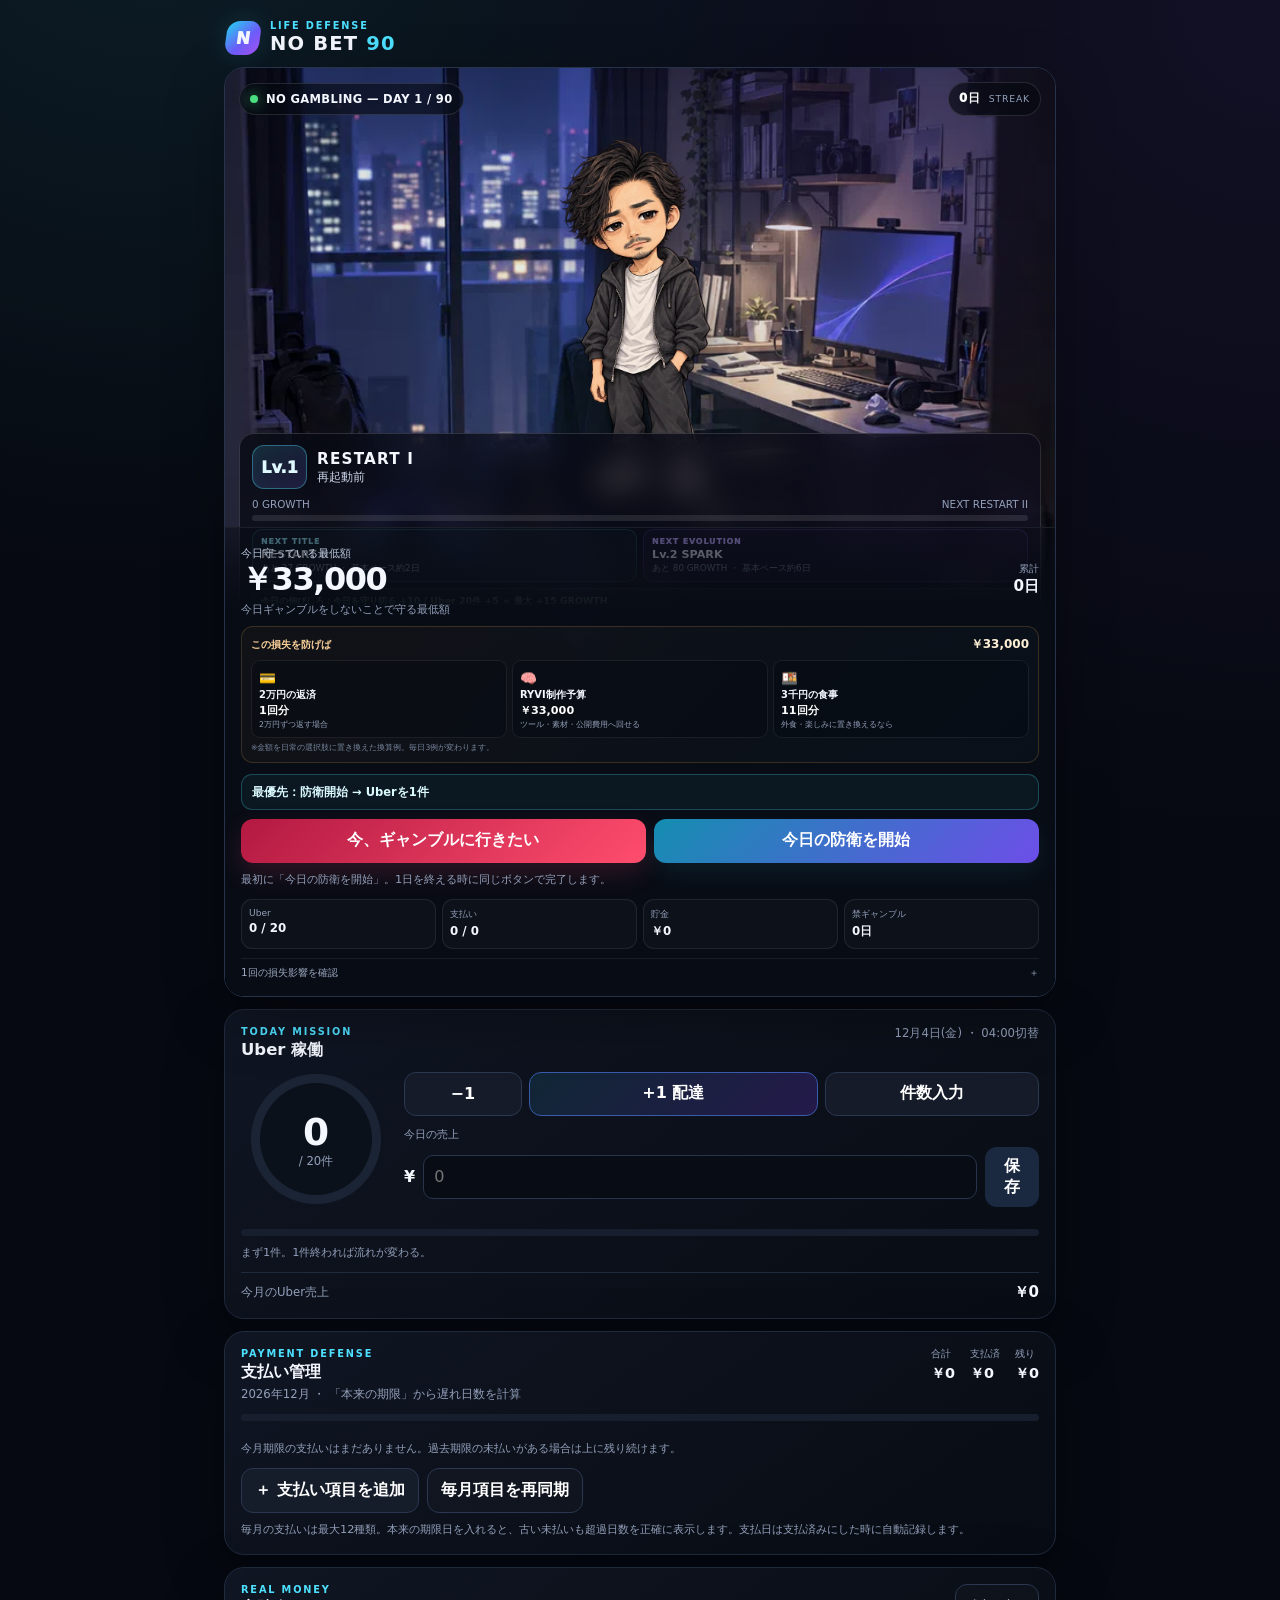
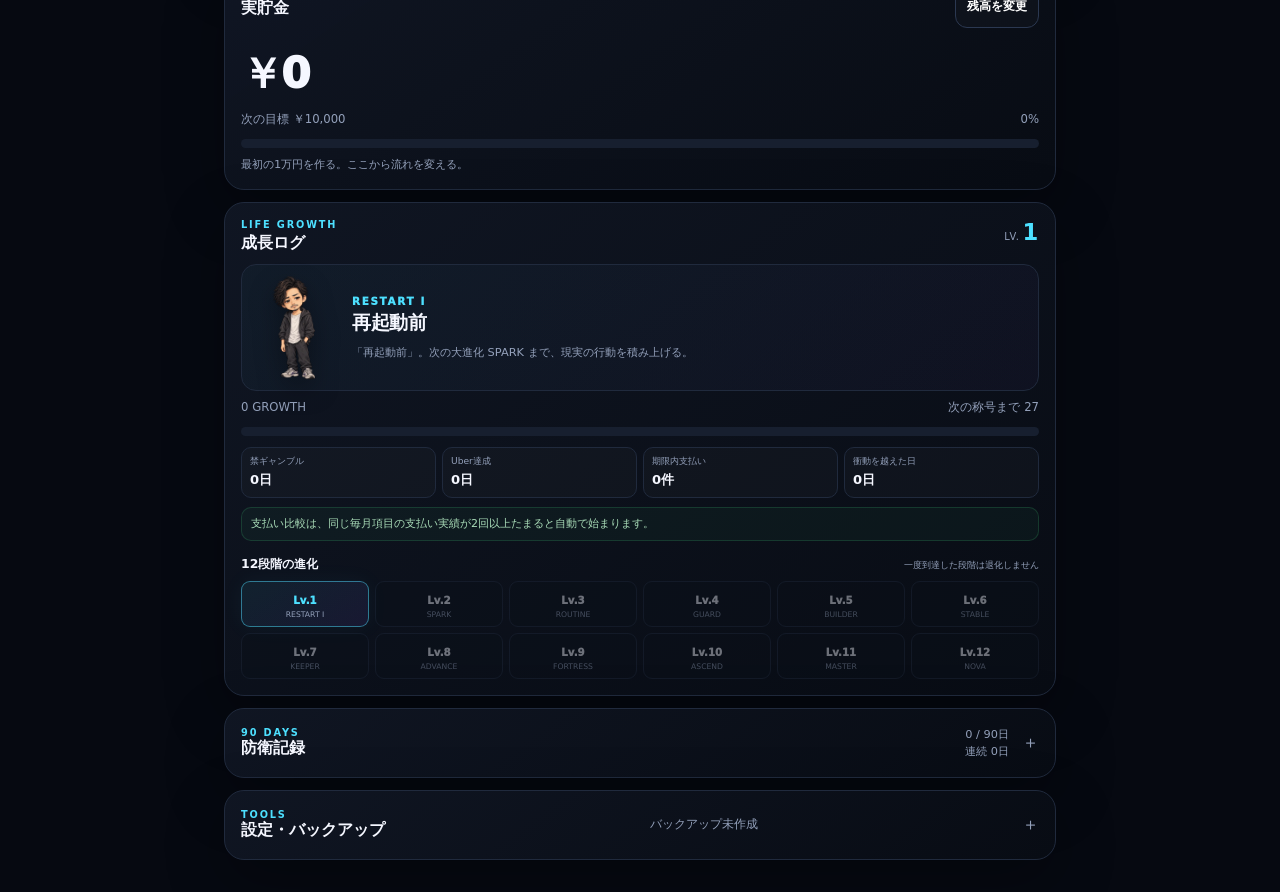
<file: no-bet-90/index.html>
<!doctype html><html lang="ja"><head><meta charset="utf-8"><meta name="viewport" content="width=device-width,initial-scale=1,viewport-fit=cover"><meta name="theme-color" content="#080b12"><link rel="manifest" href="./manifest.json"><link rel="icon" href="./icon.svg"><link rel="apple-touch-icon" href="./icon.svg"><title>NO BET 90</title><style>html,body{margin:0;background:#060911;color:#f5f7ff;font-family:system-ui,sans-serif}#boot{min-height:100vh;display:grid;place-items:center;text-align:center;padding:24px}.spin{width:36px;height:36px;border:3px solid #253049;border-top-color:#4de0ff;border-radius:50%;animation:s 1s linear infinite;margin:0 auto 14px}@keyframes s{to{transform:rotate(360deg)}}</style></head><body><div id="boot"><div><div class="spin"></div><b>NO BET 90</b><div style="margin-top:8px;color:#93a0ba;font-size:12px">起動しています…</div></div></div><script>(async()=>{try{const p=["./app-01.txt","./app-02.txt","./app-03.txt","./app-04.txt","./app-05.txt","./app-06.txt","./app-07.txt","./app-08.txt","./app-09.txt","./app-10.txt","./app-11.txt","./app-12.txt","./app-13.txt","./app-14.txt","./app-15.txt","./app-16.txt"];const a=await Promise.all(p.map(x=>fetch(x).then(r=>{if(!r.ok)throw new Error(x);return r.text()})));document.open();document.write(a.join(''));document.close()}catch(e){document.getElementById('boot').innerHTML='<div><b>起動ファイルを読み込めませんでした。</b><p style="color:#93a0ba">通信を確認して再読み込みしてください。</p></div>'}})();</script></body></html>
</file>
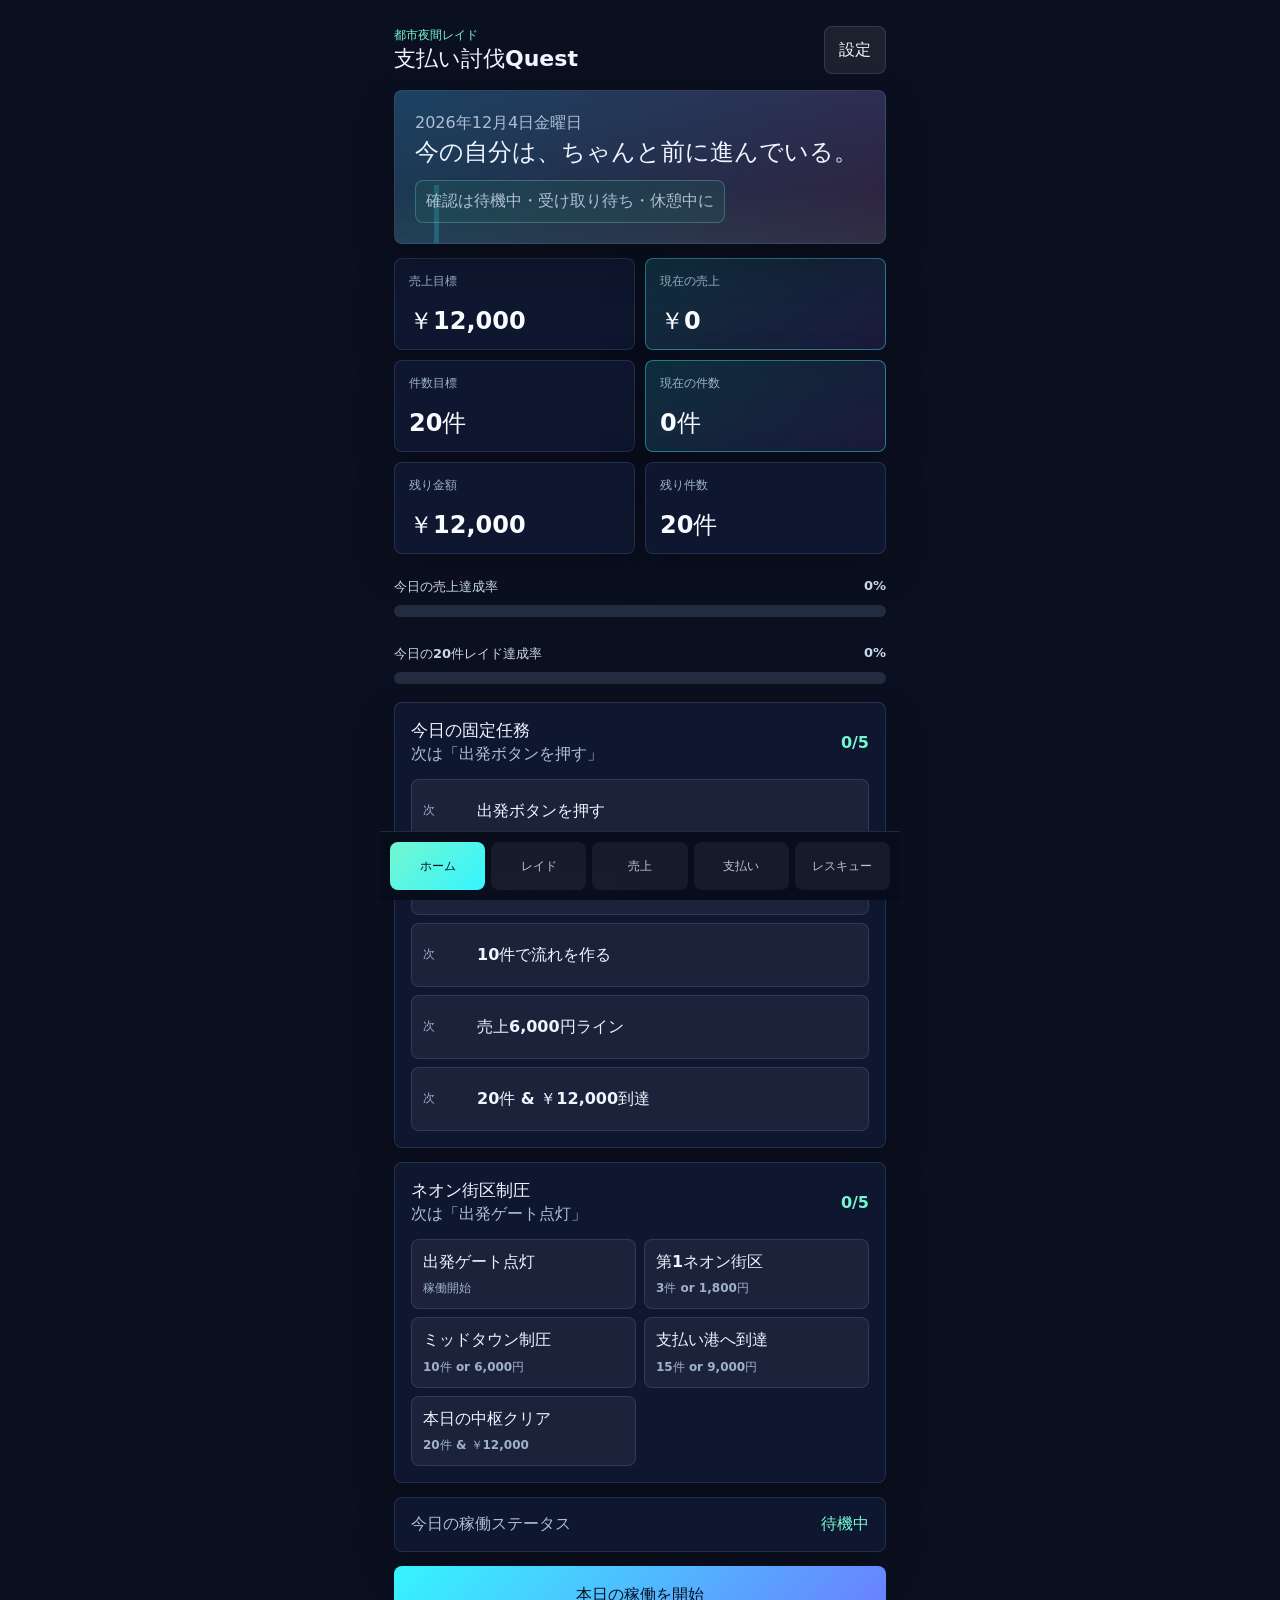
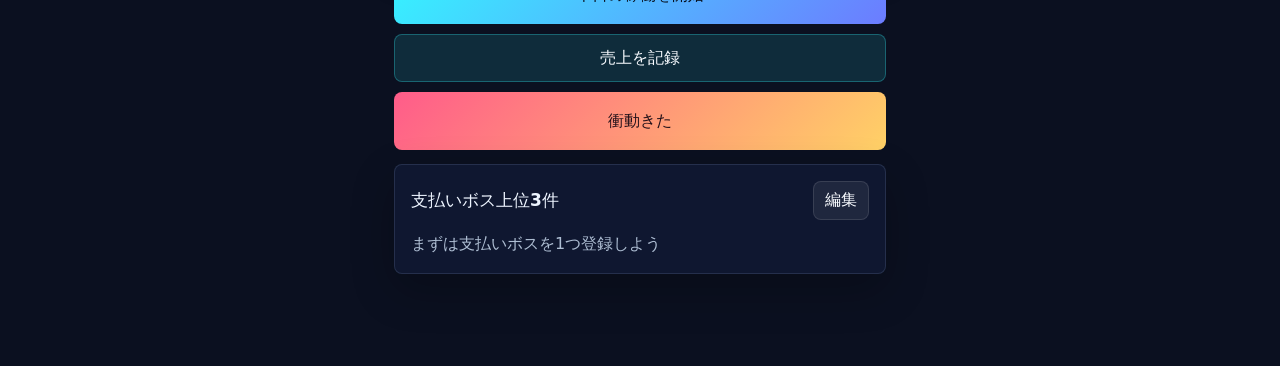
<file: payment-raid-quest/index.html>
<!doctype html>
<html lang="ja">
  <head>
    <meta charset="UTF-8" />
    <meta name="viewport" content="width=device-width, initial-scale=1.0, viewport-fit=cover" />
    <meta name="theme-color" content="#101428" />
    <meta name="description" content="支払い討伐Quest - Uber稼働と支払い進捗を見える化するスマホ向けPWA" />
    <link rel="manifest" href="manifest.webmanifest" />
    <link rel="icon" href="icon.svg" />
    <title>支払い討伐Quest</title>
    <script type="module" crossorigin src="./assets/index-FL6Ix-7x.js"></script>
    <link rel="stylesheet" crossorigin href="./assets/index-RVNLDS1n.css">
  </head>
  <body>
    <div id="root"></div>
  </body>
</html>
</file>
<file: payment-raid-quest/assets/index-RVNLDS1n.css>
:root{--lightningcss-light: ;--lightningcss-dark:initial;color-scheme:dark;color:#eef5ff;font-synthesis:none;text-rendering:optimizelegibility;-webkit-font-smoothing:antialiased;background:#0b1020;font-family:Inter,Noto Sans JP,Hiragino Sans,Yu Gothic UI,Yu Gothic,system-ui,sans-serif}*{box-sizing:border-box}html{background:linear-gradient(#0f1630fa,#090e1f);min-height:100%}body{min-width:320px;min-height:100vh;margin:0}button,input,textarea{font:inherit}button{cursor:pointer;touch-action:manipulation;border:0}button:active{transform:translateY(1px)}input,textarea{color:#f8fbff;background:#0c1226d1;border:1px solid #8eaed642;border-radius:8px;outline:none;width:100%;padding:14px 13px;font-size:16px}textarea{resize:vertical}input:focus,textarea:focus{border-color:#35f5ff;box-shadow:0 0 0 3px #35f5ff21}h1,h2,h3,h4,p{margin:0}h1{letter-spacing:0;font-size:22px}h2{letter-spacing:0;font-size:24px;line-height:1.35}h3{font-size:17px}h4{font-size:16px}.app{width:min(100%,520px);min-height:100vh;padding:max(14px, env(safe-area-inset-top)) 14px calc(92px + env(safe-area-inset-bottom));margin:0 auto}.app-header{z-index:5;background:linear-gradient(#0b1020 70%,#0b102000);justify-content:space-between;align-items:center;gap:12px;padding:12px 0 16px;display:flex;position:sticky;top:0}.eyebrow{color:#74f7d0;font-size:12px;font-weight:800}.screen,.stack{gap:14px;display:grid}.hero-panel,.raid-banner,.rescue-hero,.panel,.stat,.status-card,.boss-card{background:#111934db;border:1px solid #8eaed62b;border-radius:8px;box-shadow:0 16px 44px #0000003d}.hero-panel,.raid-banner,.rescue-hero{background:linear-gradient(135deg,#35f5ff29,#ff5c8a1f),linear-gradient(#172044,#10162f);padding:20px;position:relative;overflow:hidden}.hero-panel:after,.raid-banner:after,.rescue-hero:after{content:"";opacity:.6;background:linear-gradient(90deg,#0000 0 8%,#35f5ff5c 8% 9%,#0000 9% 18%),linear-gradient(#0000,#74f7d021);height:38%;position:absolute;inset:auto 0 0}.hero-panel>*,.raid-banner>*,.rescue-hero>*{z-index:1;position:relative}.hero-panel p,.raid-banner p,.rescue-hero p,.muted,.empty,.boss-card p{color:#aebed3;line-height:1.55}.safe-note{color:#d9fff4;background:#27766133;border:1px solid #74f7d042;border-radius:8px;width:fit-content;max-width:100%;margin-top:12px;padding:8px 10px;font-weight:700;line-height:1.45}.stats-grid{grid-template-columns:repeat(2,minmax(0,1fr));gap:10px;display:grid}.stats-grid.tight{margin-top:12px}.stat{flex-direction:column;justify-content:space-between;gap:10px;min-height:92px;padding:14px;display:flex}.stat span{color:#9fb2ca;font-size:12px;font-weight:700}.stat strong{overflow-wrap:anywhere;color:#f8fbff;font-size:clamp(17px,5vw,24px);line-height:1.12}.stat.accent{background:linear-gradient(145deg,#35f5ff24,#8b5cf61f);border-color:#35f5ff6b}.panel{padding:16px}.section-title,.status-card,.log-row{justify-content:space-between;align-items:center;gap:12px;display:flex}.section-title{margin-bottom:12px}.section-title strong,.status-card strong{color:#74f7d0;text-align:right}.status-card{padding:16px}.status-card span{color:#aebed3}.primary-actions{gap:10px;display:grid}.primary-actions.two{grid-template-columns:repeat(2,minmax(0,1fr))}.primary-button,.secondary-button,.danger-button,.ghost-button,.raid-actions button,.row-actions button,.quick-grid button,.log-row button,.text-button{color:#f8fbff;border-radius:8px;min-height:48px;padding:12px 14px;font-weight:850}.primary-button{color:#07111f;background:linear-gradient(135deg,#35f5ff,#6c7cff);min-height:58px}.secondary-button,.raid-actions button,.quick-grid button{background:#35f5ff1f;border:1px solid #35f5ff47}.danger-button{color:#23111a;background:linear-gradient(135deg,#ff5c8a,#ffd166);min-height:58px}.ghost-button,.text-button,.row-actions button,.log-row button{background:#ffffff12;border:1px solid #ffffff1c}.text-button{min-height:38px;padding:8px 11px}.progress-block{gap:9px;margin:10px 0 4px;display:grid}.progress-label{color:#c9d7eb;justify-content:space-between;gap:8px;font-size:13px;font-weight:750;display:flex}.progress-track{background:#8eaed62e;border-radius:999px;height:12px;overflow:hidden}.progress-fill{border-radius:inherit;background:linear-gradient(90deg,#74f7d0,#35f5ff,#ff5c8a);height:100%;box-shadow:0 0 20px #35f5ff59}.raid-banner{gap:8px;display:grid}.raid-banner span,.rescue-hero strong{color:#74f7d0;background:#0a0e1d80;border-radius:8px;width:fit-content;padding:8px 12px;font-weight:900}.timeline{gap:8px;display:grid}.timeline-item{background:#ffffff0a;border-left:3px solid #8eaed640;grid-template-columns:58px 1fr;align-items:center;gap:12px;padding:10px 12px;display:grid}.timeline-item span{color:#9fb2ca;font-variant-numeric:tabular-nums}.timeline-item.reached{background:#74f7d01a;border-color:#74f7d0}.city-grid,.quest-list{gap:8px;display:grid}.city-grid{grid-template-columns:repeat(2,minmax(0,1fr))}.city-tile,.quest-item{background:#ffffff0d;border:1px solid #8eaed62b;border-radius:8px;min-height:64px;padding:11px}.city-tile{align-content:space-between;gap:8px;display:grid}.city-tile strong,.quest-item strong{line-height:1.35}.city-tile span,.quest-item span{color:#9fb2ca;font-size:12px;font-weight:800}.city-tile.cleared,.quest-item.done{background:#74f7d01f;border-color:#74f7d06b}.city-tile.cleared span,.quest-item.done span{color:#74f7d0}.quest-item{grid-template-columns:44px 1fr;align-items:center;gap:10px;display:grid}.raid-actions{grid-template-columns:repeat(2,minmax(0,1fr));gap:10px;display:grid}.raid-actions .finish{background:#ffd16629;border-color:#ffd16659;grid-column:1/-1}.reward,.success{color:#e8fff7;background:#74f7d01c;border:1px solid #74f7d02e;border-radius:8px;margin-top:10px;padding:12px;font-weight:750;line-height:1.5}.form{gap:12px;margin-top:12px;display:grid}.form label,.range-label{color:#cfe0f6;gap:7px;font-weight:800;display:grid}.form-grid,.quick-grid,.check-grid{gap:8px;display:grid}.form-grid{grid-template-columns:1.5fr .8fr}.quick-grid{grid-template-columns:repeat(3,minmax(0,1fr))}.quick-grid button{min-height:44px;padding:9px 6px;font-size:14px}.glow-list{border-color:#74f7d042}.glow-list p{color:#e8fff7;font-weight:800;line-height:1.55}.log-row{border-top:1px solid #8eaed624;padding:12px 0}.log-row:first-of-type{border-top:0}.log-row div{gap:4px;display:grid}.log-row span{color:#9fb2ca;font-size:12px}.boss-card{gap:8px;margin-top:10px;padding:13px;display:grid}.boss-card.compact{box-shadow:none}.boss-card .section-title{align-items:flex-start;margin-bottom:0}.row-actions{grid-template-columns:repeat(2,minmax(0,1fr));gap:8px;display:grid}.rescue-hero{gap:8px;display:grid}.rescue-hero strong{font-variant-numeric:tabular-nums;font-size:36px}.check-grid{grid-template-columns:repeat(2,minmax(0,1fr));margin:12px 0}.check{color:#d7e4f5;background:#ffffff0d;border:1px solid #8eaed633;border-radius:8px;align-items:center;gap:9px;min-height:54px;padding:10px;font-weight:800;display:flex}.check input{accent-color:#74f7d0;width:auto}.check.active{background:#74f7d01f;border-color:#74f7d075}.range-label{margin:12px 0}.range-label input{accent-color:#35f5ff;padding:0}.title-name{color:#74f7d0;margin:12px 0 16px;font-size:22px;font-weight:900}.danger-zone{border-color:#ff5c8a52}.bottom-nav{z-index:10;width:min(100%,520px);padding:10px 10px calc(10px + env(safe-area-inset-bottom));-webkit-backdrop-filter:blur(16px);backdrop-filter:blur(16px);background:#080c1bf0;border-top:1px solid #8eaed62e;grid-template-columns:repeat(5,minmax(0,1fr));gap:6px;display:grid;position:fixed;bottom:0;left:50%;transform:translate(-50%)}.bottom-nav button{color:#b8c8dc;background:#ffffff0f;border-radius:8px;min-height:48px;font-size:12px;font-weight:850}.bottom-nav button.active{color:#07111f;background:linear-gradient(135deg,#74f7d0,#35f5ff)}@media (width<=380px){.app{padding-left:10px;padding-right:10px}h2{font-size:21px}.stats-grid,.primary-actions.two,.raid-actions,.check-grid,.city-grid{grid-template-columns:1fr}.quick-grid{grid-template-columns:repeat(2,minmax(0,1fr))}}
</file>
